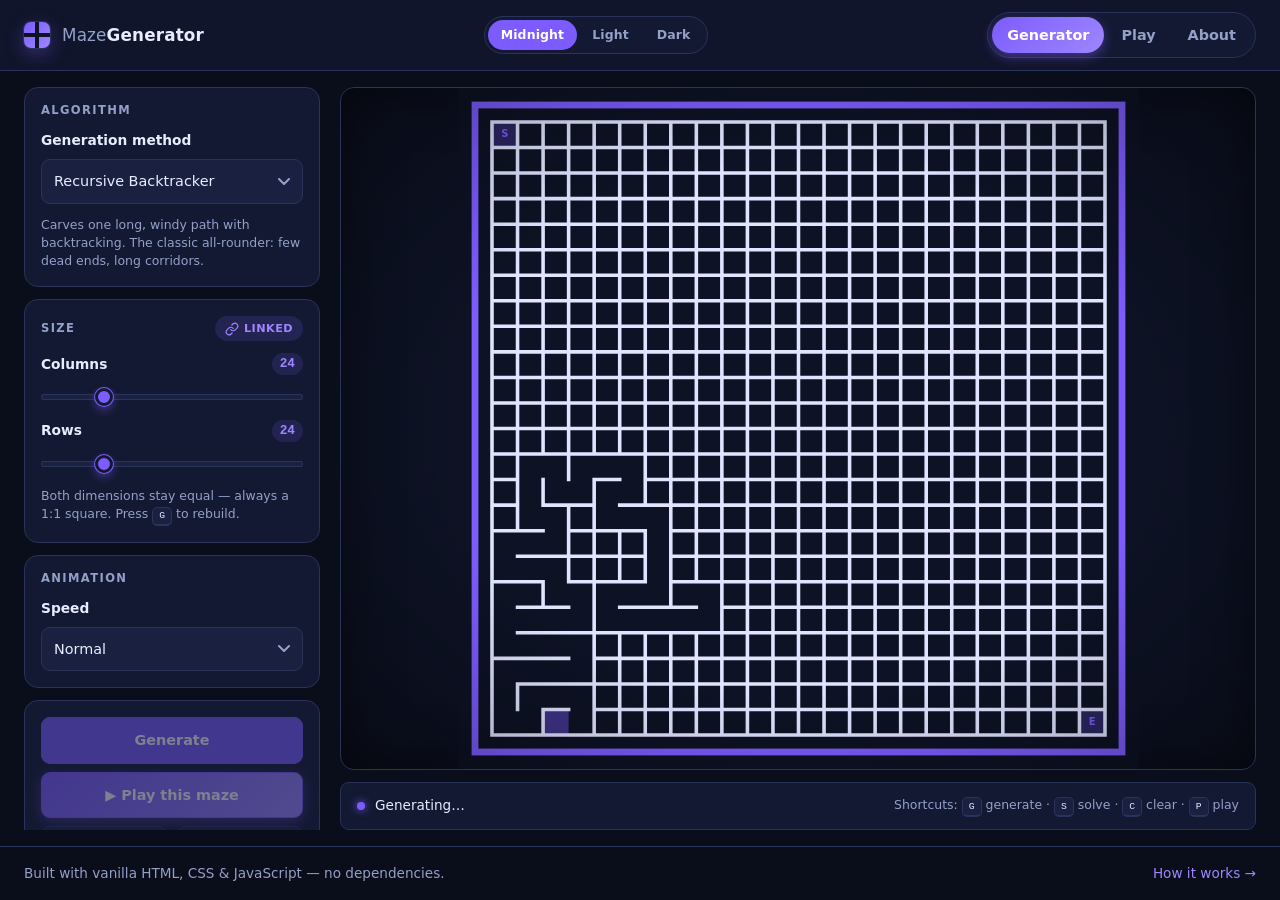
<file: index.html>
<!DOCTYPE html>
<html lang="en">
<head>
  <meta charset="UTF-8">
  <meta name="viewport" content="width=device-width, initial-scale=1.0">
  <title>Maze Generator</title>
  <meta name="description" content="Generate and solve mazes in the browser with four classic algorithms.">
  <link rel="stylesheet" href="css/base.css">
  <!-- colour themes: default palette, alternatives, switcher -->
  <link rel="stylesheet" href="css/themes/midnight.css">
  <link rel="stylesheet" href="css/themes/light.css">
  <link rel="stylesheet" href="css/themes/dark.css">
  <link rel="stylesheet" href="css/themes/switcher.css">
  <link rel="stylesheet" href="css/layout.css">
  <link rel="stylesheet" href="css/nav.css">
  <link rel="stylesheet" href="css/controls.css">
  <link rel="stylesheet" href="css/maze.css">
  <!-- restores the saved colour theme before the first paint -->
  <script src="js/themes/theme.js"></script>
  <script src="js/nav.js"></script>
</head>
<body class="app-page">

  <header class="site-header">
    <a class="brand" href="index.html">
      <span class="brand-mark" aria-hidden="true"></span>
      <span class="brand-text">Maze<strong>Generator</strong></span>
    </a>
    <div class="theme-switch" role="group" aria-label="Colour theme">
      <button type="button" class="theme-btn" data-theme-btn="midnight" aria-pressed="true">Midnight</button>
      <button type="button" class="theme-btn" data-theme-btn="light" aria-pressed="false">Light</button>
      <button type="button" class="theme-btn" data-theme-btn="dark" aria-pressed="false">Dark</button>
    </div>
    <nav class="site-nav" aria-label="Main navigation">
      <span class="nav-indicator" aria-hidden="true"></span>
      <a href="index.html" class="is-active">Generator</a>
      <a href="game/index.html" id="nav-play">Play</a>
      <a href="pages/about.html">About</a>
    </nav>
  </header>

  <main class="app">

    <!-- ============ Control panel ============ -->
    <aside class="panel" aria-label="Maze settings">

      <section class="panel-section">
        <h2 class="panel-title">Algorithm</h2>
        <label class="field">
          <span class="field-label">Generation method</span>
          <select id="algorithm" class="select"></select>
        </label>
        <p id="algorithm-hint" class="field-hint"></p>
      </section>

      <section class="panel-section">
        <div class="section-head">
          <h2 class="panel-title">Size</h2>
          <button id="btn-link-size" class="link-toggle" type="button" aria-pressed="true"
                  title="Linked: width and height stay equal (a square maze)">
            <svg viewBox="0 0 24 24" width="14" height="14" aria-hidden="true" fill="none"
                 stroke="currentColor" stroke-width="2" stroke-linecap="round">
              <path d="M10 13a5 5 0 0 0 7.54.54l3-3a5 5 0 0 0-7.07-7.07l-1.72 1.71"/>
              <path d="M14 11a5 5 0 0 0-7.54-.54l-3 3a5 5 0 0 0 7.07 7.07l1.71-1.71"/>
            </svg>
            <span class="link-toggle-state link-toggle-linked">Linked</span>
            <span class="link-toggle-state link-toggle-free">Free</span>
          </button>
        </div>
        <label class="field">
          <span class="field-label">
            Columns
            <output id="cols-value" for="cols">24</output>
          </span>
          <input type="range" id="cols" class="slider" min="8" max="80" step="2" value="24">
        </label>
        <label class="field">
          <span class="field-label">
            Rows
            <output id="rows-value" for="rows">24</output>
          </span>
          <input type="range" id="rows" class="slider" min="8" max="80" step="2" value="24">
        </label>
        <p id="size-hint" class="field-hint">Both dimensions stay equal &mdash; always a 1:1 square. Press <kbd>G</kbd> to rebuild.</p>
      </section>

      <section class="panel-section">
        <h2 class="panel-title">Animation</h2>
        <label class="field">
          <span class="field-label">Speed</span>
          <select id="speed" class="select"></select>
        </label>
      </section>

      <section class="panel-section panel-actions">
        <button id="btn-generate" class="btn btn-primary" type="button">Generate</button>
        <button id="btn-play" class="btn btn-play" type="button">&#9654; Play this maze</button>
        <div class="btn-row">
          <button id="btn-solve" class="btn" type="button">Solve</button>
          <button id="btn-clear" class="btn" type="button">Clear</button>
        </div>
        <button id="btn-download" class="btn btn-ghost" type="button">Download PNG</button>
      </section>

      <section class="panel-section stats" aria-label="Maze statistics">
        <div class="stat">
          <span class="stat-label">Size</span>
          <span id="stat-size" class="stat-value">&mdash;</span>
        </div>
        <div class="stat">
          <span class="stat-label">Algorithm</span>
          <span id="stat-algorithm" class="stat-value">&mdash;</span>
        </div>
        <div class="stat">
          <span class="stat-label">Built in</span>
          <span id="stat-time" class="stat-value">&mdash;</span>
        </div>
        <div class="stat">
          <span class="stat-label">Path</span>
          <span id="stat-path" class="stat-value">&mdash;</span>
        </div>
      </section>

    </aside>

    <!-- ============ Maze stage ============ -->
    <section class="stage">
      <div class="canvas-wrap">
        <canvas id="maze-canvas" aria-label="Generated maze"></canvas>
      </div>
      <div class="statusbar">
        <span id="status-message" class="status-message" role="status" aria-live="polite">Loading&hellip;</span>
        <span class="status-hint">
          Shortcuts: <kbd>G</kbd> generate &middot; <kbd>S</kbd> solve &middot; <kbd>C</kbd> clear &middot; <kbd>P</kbd> play
        </span>
      </div>
    </section>

  </main>

  <footer class="site-footer">
    <span>Built with vanilla HTML, CSS &amp; JavaScript &mdash; no dependencies.</span>
    <a href="pages/about.html">How it works &rarr;</a>
  </footer>

  <!-- Logic files, one concern per file. Load order matters. -->
  <script src="js/config.js"></script>
  <script src="js/maze.js"></script>
  <script src="js/solver.js"></script>
  <script src="js/renderer.js"></script>
  <script src="js/animation.js"></script>
  <script src="js/controls.js"></script>
  <script src="js/main.js"></script>

</body>
</html>
</file>
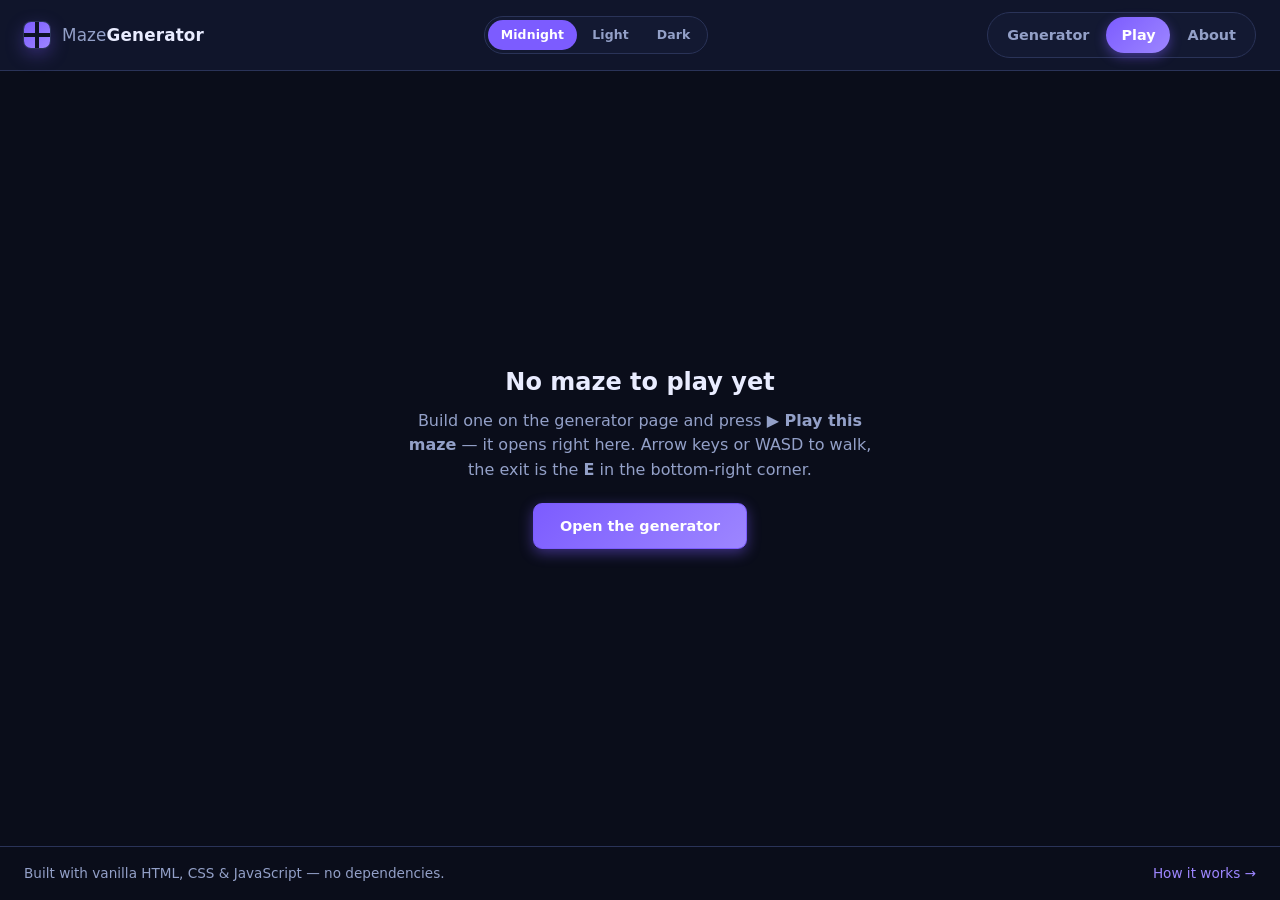
<file: game/index.html>
<!DOCTYPE html>
<html lang="en">
<head>
  <meta charset="UTF-8">
  <meta name="viewport" content="width=device-width, initial-scale=1.0">
  <title>Play — Maze Generator</title>
  <meta name="description" content="Play the generated maze: guide the marker from the entrance in the top-left to the exit in the bottom-right.">
  <link rel="stylesheet" href="../css/base.css">
  <!-- colour themes: default palette, alternatives, switcher -->
  <link rel="stylesheet" href="../css/themes/midnight.css">
  <link rel="stylesheet" href="../css/themes/light.css">
  <link rel="stylesheet" href="../css/themes/dark.css">
  <link rel="stylesheet" href="../css/themes/switcher.css">
  <link rel="stylesheet" href="../css/layout.css">
  <link rel="stylesheet" href="../css/nav.css">
  <link rel="stylesheet" href="../css/controls.css">
  <link rel="stylesheet" href="../css/maze.css">
  <link rel="stylesheet" href="game.css">
  <!-- restores the saved colour theme before the first paint -->
  <script src="../js/themes/theme.js"></script>
  <script src="../js/nav.js"></script>
</head>
<body class="app-page game-page">

  <header class="site-header">
    <a class="brand" href="../index.html">
      <span class="brand-mark" aria-hidden="true"></span>
      <span class="brand-text">Maze<strong>Generator</strong></span>
    </a>
    <div class="theme-switch" role="group" aria-label="Colour theme">
      <button type="button" class="theme-btn" data-theme-btn="midnight" aria-pressed="true">Midnight</button>
      <button type="button" class="theme-btn" data-theme-btn="light" aria-pressed="false">Light</button>
      <button type="button" class="theme-btn" data-theme-btn="dark" aria-pressed="false">Dark</button>
    </div>
    <nav class="site-nav" aria-label="Main navigation">
      <span class="nav-indicator" aria-hidden="true"></span>
      <a href="../index.html">Generator</a>
      <a href="index.html" class="is-active">Play</a>
      <a href="../pages/about.html">About</a>
    </nav>
  </header>

  <main class="app">

    <!-- ============ Empty state: opened without a handed-over maze ============ -->
    <section class="game-empty" id="game-empty">
      <h1>No maze to play yet</h1>
      <p>
        Build one on the generator page and press <strong>&#9654; Play this maze</strong>
        &mdash; it opens right here. Arrow keys or WASD to walk, the exit is the
        <strong>E</strong> in the bottom-right corner.
      </p>
      <a class="btn btn-play btn-link" href="../index.html">Open the generator</a>
    </section>

    <!-- ============ Game panel ============ -->
    <aside class="panel" aria-label="Game controls">

      <section class="panel-section">
        <h2 class="panel-title">This maze</h2>
        <div class="stats" aria-label="Game statistics">
          <div class="stat">
            <span class="stat-label">Size</span>
            <span id="game-size" class="stat-value">&mdash;</span>
          </div>
          <div class="stat">
            <span class="stat-label">Algorithm</span>
            <span id="game-algorithm" class="stat-value">&mdash;</span>
          </div>
          <div class="stat">
            <span class="stat-label">Moves</span>
            <span id="game-moves" class="stat-value">0</span>
          </div>
          <div class="stat">
            <span class="stat-label">Time</span>
            <span id="game-time" class="stat-value">0:00</span>
          </div>
        </div>
      </section>

      <section class="panel-section">
        <h2 class="panel-title">Move</h2>
        <div class="dpad" role="group" aria-label="Move one cell">
          <button class="dpad-btn dpad-up" type="button" data-move="0,-1" aria-label="Move up">&#9650;</button>
          <button class="dpad-btn dpad-left" type="button" data-move="-1,0" aria-label="Move left">&#9664;</button>
          <button class="dpad-btn dpad-right" type="button" data-move="1,0" aria-label="Move right">&#9654;</button>
          <button class="dpad-btn dpad-down" type="button" data-move="0,1" aria-label="Move down">&#9660;</button>
        </div>
        <p class="field-hint">
          Arrow keys or <kbd>W</kbd><kbd>A</kbd><kbd>S</kbd><kbd>D</kbd> work too &mdash;
          start at the <strong>S</strong> (top-left) and reach the <strong>E</strong> (bottom-right).
        </p>
      </section>

      <section class="panel-section panel-actions">
        <button id="btn-restart" class="btn btn-primary" type="button">Restart</button>
        <a class="btn btn-ghost btn-link" href="../index.html">Back to generator</a>
      </section>

    </aside>

    <!-- ============ Play stage ============ -->
    <section class="stage">
      <div class="canvas-wrap" id="play-stage">
        <div class="canvas-stack" id="canvas-stack">
          <canvas id="maze-canvas" aria-label="Maze being played"></canvas>
          <canvas id="player-canvas" aria-hidden="true"></canvas>
        </div>
        <div class="win-banner" id="win-banner" hidden>
          <strong>Maze solved!</strong>
          <span id="win-detail">0:00 &middot; 0 moves</span>
          <button id="btn-again" class="btn btn-play" type="button">Play again</button>
        </div>
      </div>
      <div class="statusbar">
        <span id="game-status" class="status-message" role="status" aria-live="polite">Loading&hellip;</span>
        <span class="status-hint">
          Move: arrows / WASD &middot; <kbd>R</kbd> restarts
        </span>
      </div>
    </section>

  </main>

  <footer class="site-footer">
    <span>Built with vanilla HTML, CSS &amp; JavaScript &mdash; no dependencies.</span>
    <a href="../pages/about.html">How it works &rarr;</a>
  </footer>

  <!-- Shared model + renderer, then the game's own logic files. -->
  <script src="../js/config.js"></script>
  <script src="../js/maze.js"></script>
  <script src="../js/renderer.js"></script>
  <script src="session.js"></script>
  <script src="engine.js"></script>
  <script src="game-renderer.js"></script>
  <script src="main.js"></script>

</body>
</html>
</file>
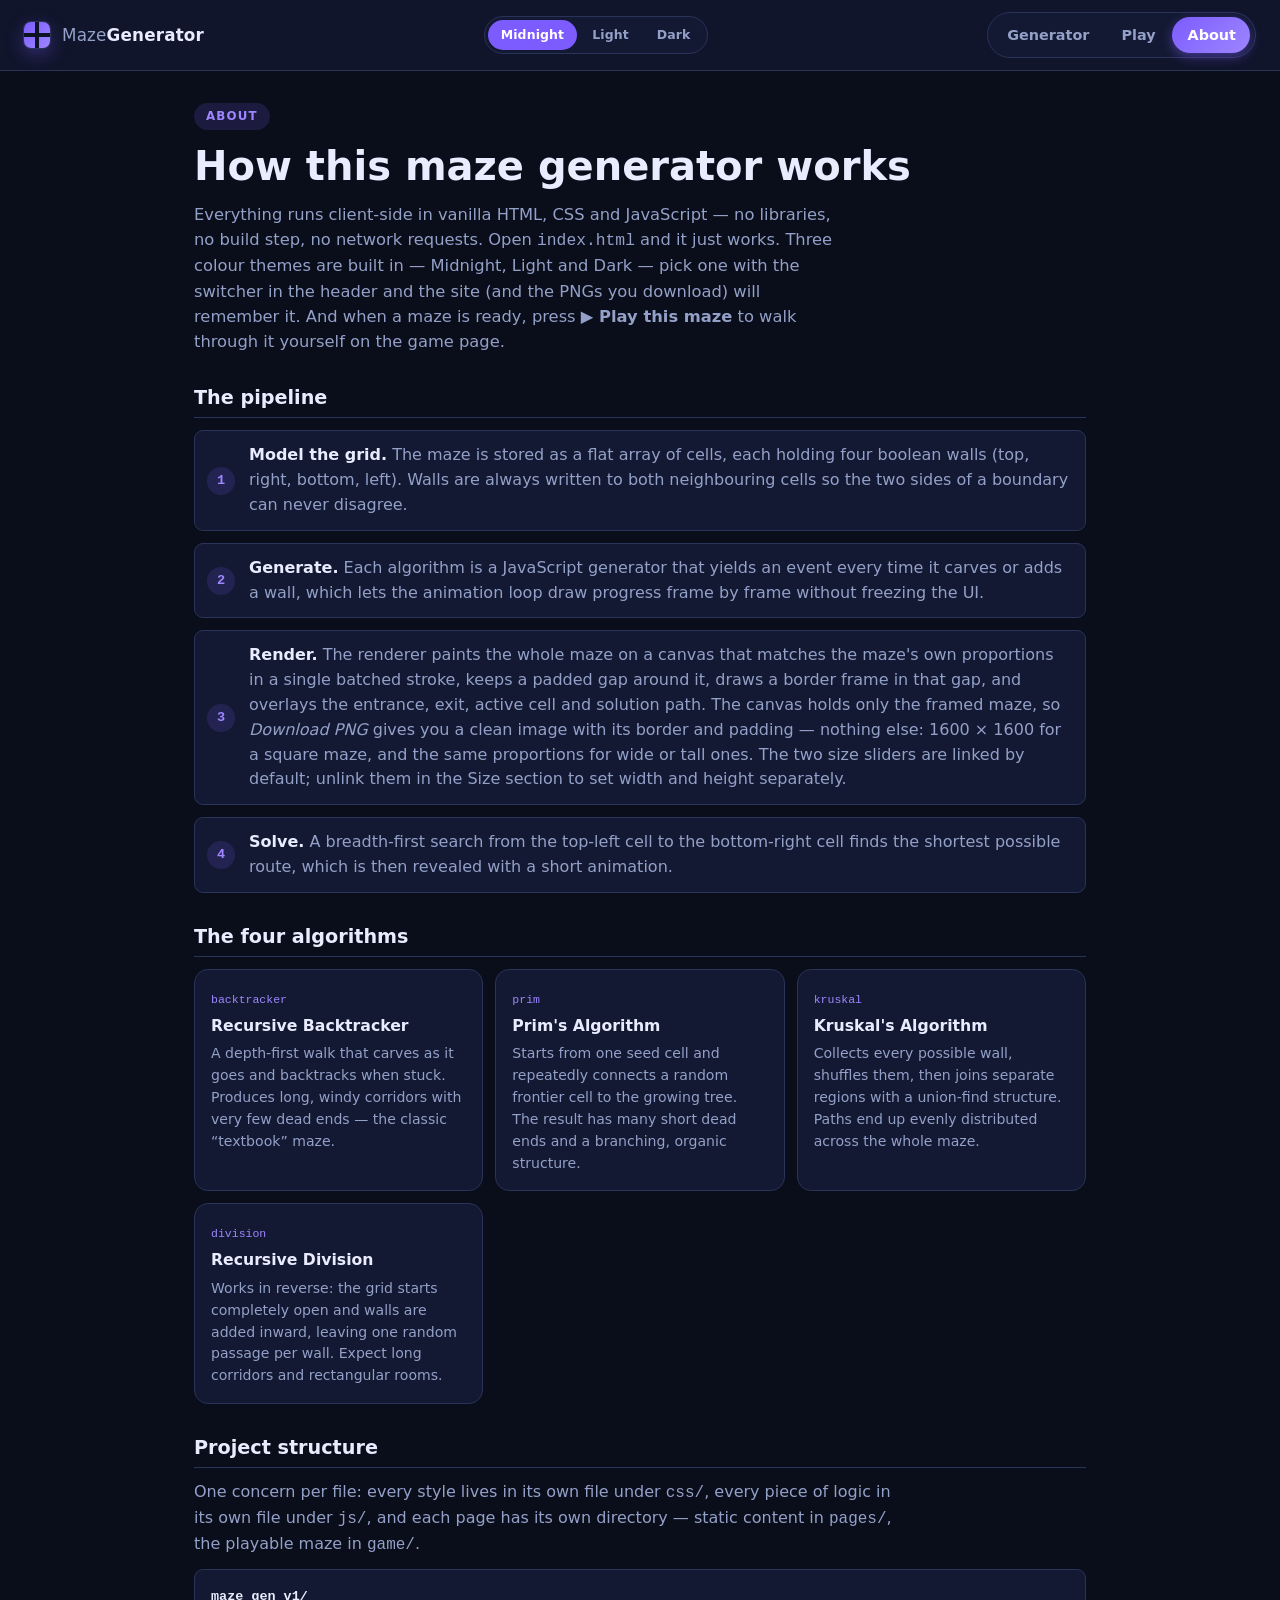
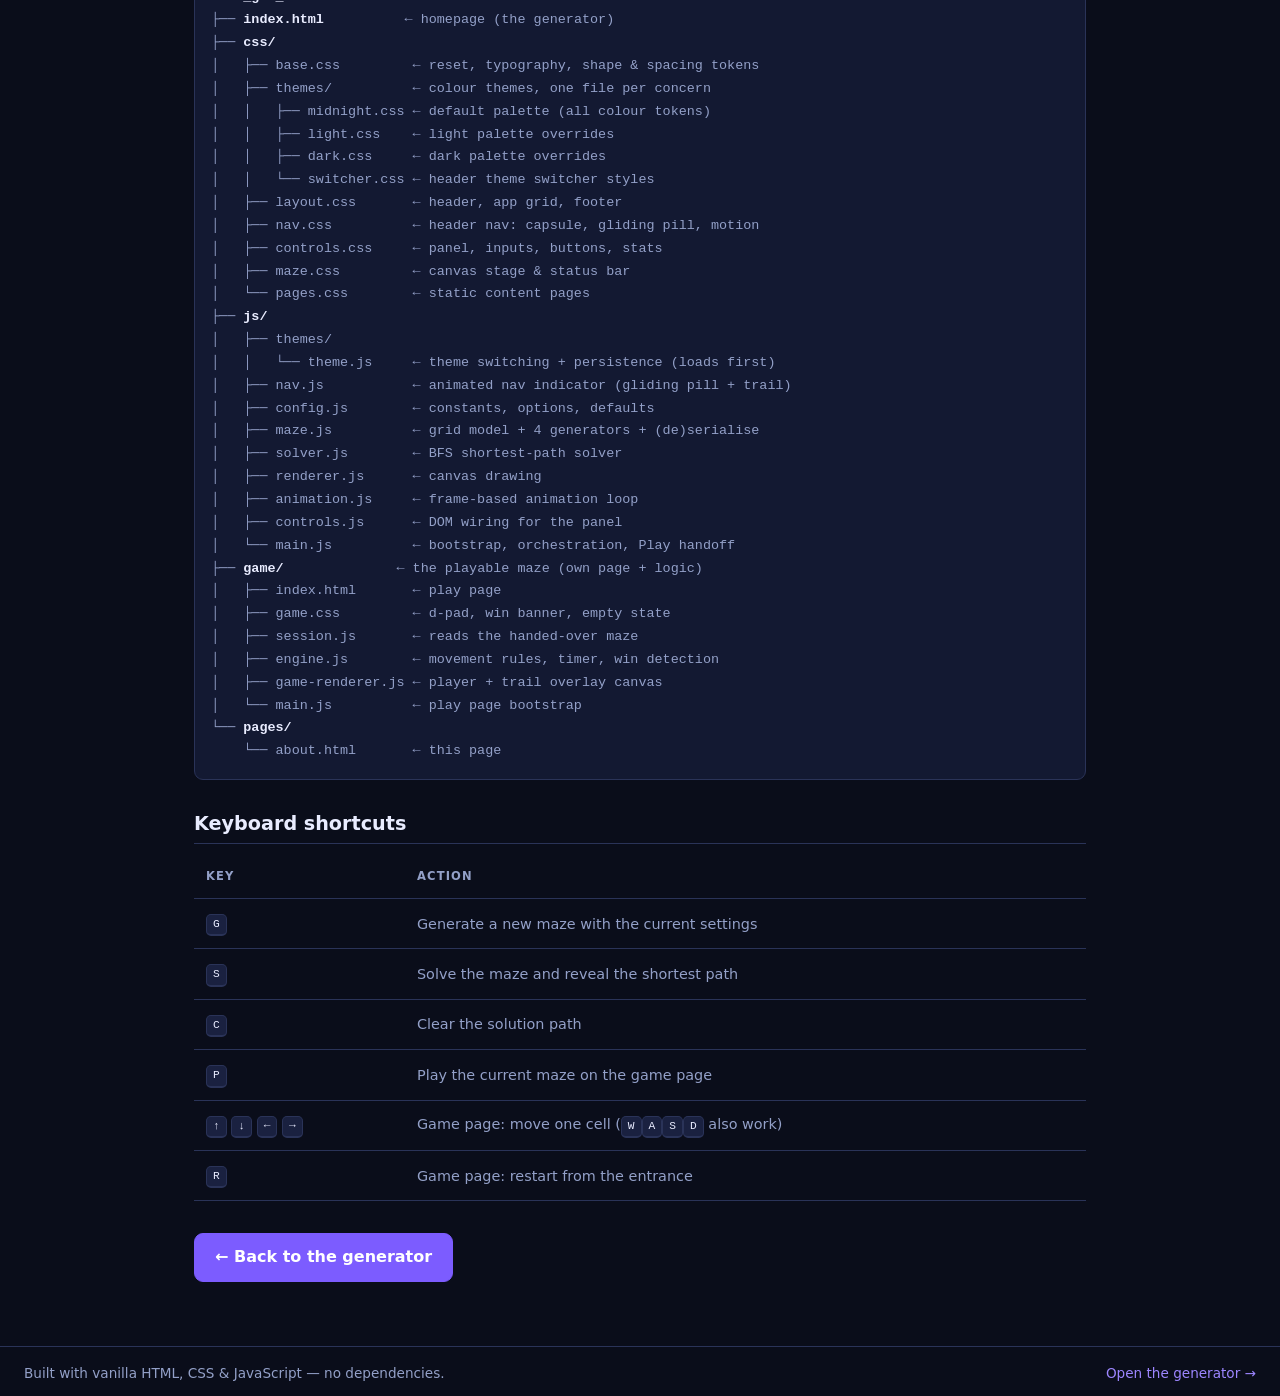
<file: pages/about.html>
<!DOCTYPE html>
<html lang="en">
<head>
  <meta charset="UTF-8">
  <meta name="viewport" content="width=device-width, initial-scale=1.0">
  <title>About — Maze Generator</title>
  <meta name="description" content="How the maze generator works: the four algorithms, the code structure and the keyboard shortcuts.">
  <link rel="stylesheet" href="../css/base.css">
  <!-- colour themes: default palette, alternatives, switcher -->
  <link rel="stylesheet" href="../css/themes/midnight.css">
  <link rel="stylesheet" href="../css/themes/light.css">
  <link rel="stylesheet" href="../css/themes/dark.css">
  <link rel="stylesheet" href="../css/themes/switcher.css">
  <link rel="stylesheet" href="../css/layout.css">
  <link rel="stylesheet" href="../css/nav.css">
  <link rel="stylesheet" href="../css/pages.css">
  <!-- restores the saved colour theme before the first paint -->
  <script src="../js/themes/theme.js"></script>
  <script src="../js/nav.js"></script>
</head>
<body>

  <header class="site-header">
    <a class="brand" href="../index.html">
      <span class="brand-mark" aria-hidden="true"></span>
      <span class="brand-text">Maze<strong>Generator</strong></span>
    </a>
    <div class="theme-switch" role="group" aria-label="Colour theme">
      <button type="button" class="theme-btn" data-theme-btn="midnight" aria-pressed="true">Midnight</button>
      <button type="button" class="theme-btn" data-theme-btn="light" aria-pressed="false">Light</button>
      <button type="button" class="theme-btn" data-theme-btn="dark" aria-pressed="false">Dark</button>
    </div>
    <nav class="site-nav" aria-label="Main navigation">
      <span class="nav-indicator" aria-hidden="true"></span>
      <a href="../index.html">Generator</a>
      <a href="../game/index.html">Play</a>
      <a href="about.html" class="is-active">About</a>
    </nav>
  </header>

  <main class="page">

    <div class="page-hero">
      <span class="page-eyebrow">About</span>
      <h1>How this maze generator works</h1>
      <p>
        Everything runs client-side in vanilla HTML, CSS and JavaScript — no
        libraries, no build step, no network requests. Open <code>index.html</code>
        and it just works. Three colour themes are built in — Midnight, Light
        and Dark — pick one with the switcher in the header and the site (and
        the PNGs you download) will remember it. And when a maze is ready,
        press <strong>&#9654; Play this maze</strong> to walk through it
        yourself on the game page.
      </p>
    </div>

    <section class="page-section">
      <h2>The pipeline</h2>
      <ol class="steps">
        <li>
          <strong>Model the grid.</strong> The maze is stored as a flat array of
          cells, each holding four boolean walls (top, right, bottom, left).
          Walls are always written to both neighbouring cells so the two sides
          of a boundary can never disagree.
        </li>
        <li>
          <strong>Generate.</strong> Each algorithm is a JavaScript generator
          that yields an event every time it carves or adds a wall, which lets
          the animation loop draw progress frame by frame without freezing the UI.
        </li>
        <li>
          <strong>Render.</strong> The renderer paints the whole maze on a
          canvas that matches the maze's own proportions in a single batched
          stroke, keeps a padded gap around it, draws a border frame in that
          gap, and overlays the entrance, exit, active cell and solution
          path. The canvas holds only the framed maze, so <em>Download PNG</em>
          gives you a clean image with its border and padding — nothing else:
          1600 &times; 1600 for a square maze, and the same proportions for
          wide or tall ones. The two size sliders are linked by default;
          unlink them in the Size section to set width and height separately.
        </li>
        <li>
          <strong>Solve.</strong> A breadth-first search from the top-left cell
          to the bottom-right cell finds the shortest possible route, which is
          then revealed with a short animation.
        </li>
      </ol>
    </section>

    <section class="page-section">
      <h2>The four algorithms</h2>
      <div class="card-grid">
        <article class="card">
          <span class="card-tag">backtracker</span>
          <h3>Recursive Backtracker</h3>
          <p>
            A depth-first walk that carves as it goes and backtracks when stuck.
            Produces long, windy corridors with very few dead ends — the classic
            “textbook” maze.
          </p>
        </article>
        <article class="card">
          <span class="card-tag">prim</span>
          <h3>Prim's Algorithm</h3>
          <p>
            Starts from one seed cell and repeatedly connects a random frontier
            cell to the growing tree. The result has many short dead ends and a
            branching, organic structure.
          </p>
        </article>
        <article class="card">
          <span class="card-tag">kruskal</span>
          <h3>Kruskal's Algorithm</h3>
          <p>
            Collects every possible wall, shuffles them, then joins separate
            regions with a union-find structure. Paths end up evenly distributed
            across the whole maze.
          </p>
        </article>
        <article class="card">
          <span class="card-tag">division</span>
          <h3>Recursive Division</h3>
          <p>
            Works in reverse: the grid starts completely open and walls are
            added inward, leaving one random passage per wall. Expect long
            corridors and rectangular rooms.
          </p>
        </article>
      </div>
    </section>

    <section class="page-section">
      <h2>Project structure</h2>
      <p>
        One concern per file: every style lives in its own file under
        <code>css/</code>, every piece of logic in its own file under
        <code>js/</code>, and each page has its own directory &mdash;
        static content in <code>pages/</code>, the playable maze in
        <code>game/</code>.
      </p>
      <pre class="tree"><b>maze_gen_v1/</b>
├── <b>index.html</b>          ← homepage (the generator)
├── <b>css/</b>
│   ├── base.css         ← reset, typography, shape &amp; spacing tokens
│   ├── themes/          ← colour themes, one file per concern
│   │   ├── midnight.css ← default palette (all colour tokens)
│   │   ├── light.css    ← light palette overrides
│   │   ├── dark.css     ← dark palette overrides
│   │   └── switcher.css ← header theme switcher styles
│   ├── layout.css       ← header, app grid, footer
│   ├── nav.css          ← header nav: capsule, gliding pill, motion
│   ├── controls.css     ← panel, inputs, buttons, stats
│   ├── maze.css         ← canvas stage &amp; status bar
│   └── pages.css        ← static content pages
├── <b>js/</b>
│   ├── themes/
│   │   └── theme.js     ← theme switching + persistence (loads first)
│   ├── nav.js           ← animated nav indicator (gliding pill + trail)
│   ├── config.js        ← constants, options, defaults
│   ├── maze.js          ← grid model + 4 generators + (de)serialise
│   ├── solver.js        ← BFS shortest-path solver
│   ├── renderer.js      ← canvas drawing
│   ├── animation.js     ← frame-based animation loop
│   ├── controls.js      ← DOM wiring for the panel
│   └── main.js          ← bootstrap, orchestration, Play handoff
├── <b>game/</b>              ← the playable maze (own page + logic)
│   ├── index.html       ← play page
│   ├── game.css         ← d-pad, win banner, empty state
│   ├── session.js       ← reads the handed-over maze
│   ├── engine.js        ← movement rules, timer, win detection
│   ├── game-renderer.js ← player + trail overlay canvas
│   └── main.js          ← play page bootstrap
└── <b>pages/</b>
    └── about.html       ← this page</pre>
    </section>

    <section class="page-section">
      <h2>Keyboard shortcuts</h2>
      <table class="shortcut-table">
        <thead>
          <tr><th>Key</th><th>Action</th></tr>
        </thead>
        <tbody>
          <tr><td><kbd>G</kbd></td><td>Generate a new maze with the current settings</td></tr>
          <tr><td><kbd>S</kbd></td><td>Solve the maze and reveal the shortest path</td></tr>
          <tr><td><kbd>C</kbd></td><td>Clear the solution path</td></tr>
          <tr><td><kbd>P</kbd></td><td>Play the current maze on the game page</td></tr>
          <tr>
            <td><kbd>&uarr;</kbd> <kbd>&darr;</kbd> <kbd>&larr;</kbd> <kbd>&rarr;</kbd></td>
            <td>Game page: move one cell (<kbd>W</kbd><kbd>A</kbd><kbd>S</kbd><kbd>D</kbd> also work)</td>
          </tr>
          <tr><td><kbd>R</kbd></td><td>Game page: restart from the entrance</td></tr>
        </tbody>
      </table>
    </section>

    <section class="page-section">
      <a class="btn-inline" href="../index.html">&larr; Back to the generator</a>
    </section>

  </main>

  <footer class="site-footer">
    <span>Built with vanilla HTML, CSS &amp; JavaScript &mdash; no dependencies.</span>
    <a href="../index.html">Open the generator &rarr;</a>
  </footer>

</body>
</html>
</file>
<file: css/base.css>
/* =========================================================
   base.css — design tokens, reset, global typography

   Non-colour tokens only (shape, spacing, fonts). Every colour
   lives in css/themes/: midnight.css holds the default palette
   applied to :root, light.css and dark.css override it via
   <html data-theme="...">, and switcher.css styles the control
   that picks between them.
   ========================================================= */

:root {
  /* shape & spacing */
  --radius: 14px;
  --radius-sm: 9px;
  --space-1: 4px;
  --space-2: 8px;
  --space-3: 12px;
  --space-4: 16px;
  --space-5: 24px;
  --space-6: 32px;

  /* fonts */
  --font-sans: "Segoe UI", system-ui, -apple-system, "Helvetica Neue", Arial, sans-serif;
  --font-mono: "Cascadia Code", "SF Mono", "JetBrains Mono", Consolas, "Courier New", monospace;
}

/* ---------- reset ---------- */

*,
*::before,
*::after {
  box-sizing: border-box;
}

* {
  margin: 0;
}

html {
  height: 100%;
}

body {
  font-family: var(--font-sans);
  font-size: 16px;
  line-height: 1.55;
  color: var(--text);
  background: var(--bg);
  -webkit-font-smoothing: antialiased;
}

img,
canvas,
svg {
  display: block;
  max-width: 100%;
}

button,
input,
select,
textarea {
  font: inherit;
  color: inherit;
}

a {
  color: var(--accent-strong);
  text-decoration: none;
}

a:hover {
  text-decoration: underline;
}

h1,
h2,
h3,
h4 {
  line-height: 1.2;
  font-weight: 700;
}

/* ---------- shared bits ---------- */

kbd {
  display: inline-block;
  min-width: 1.5em;
  padding: 1px 6px;
  border: 1px solid var(--border);
  border-bottom-width: 2px;
  border-radius: 5px;
  background: var(--surface-2);
  font-family: var(--font-mono);
  font-size: 0.78em;
  text-align: center;
  color: var(--text);
}

::selection {
  background: var(--accent-soft);
}

:focus-visible {
  outline: 2px solid var(--accent);
  outline-offset: 2px;
}

/* thin, subtle scrollbars */
* {
  scrollbar-width: thin;
  scrollbar-color: var(--border) transparent;
}

*::-webkit-scrollbar {
  width: 10px;
  height: 10px;
}

*::-webkit-scrollbar-thumb {
  background: var(--border);
  border-radius: 999px;
  border: 3px solid var(--bg);
}

*::-webkit-scrollbar-track {
  background: transparent;
}
</file>
<file: css/themes/midnight.css>
/* =========================================================
   themes/midnight.css — the default colour theme ("Midnight").

   Pure colour tokens only: surfaces, text, accents, the palette
   js/renderer.js paints the canvas with, and the theme-dependent
   effects. Applied to :root, so it is the active theme until
   <html data-theme="..."> selects another one (light.css,
   dark.css). Every component reads these through var(), which
   is why no other stylesheet hard-codes a colour.
   ========================================================= */

:root {
  color-scheme: dark;

  /* surfaces */
  --bg: #0a0d1a;
  --surface: #131932;
  --surface-2: #1a2140;
  --border: #2a3358;

  /* text */
  --text: #e9ecff;
  --text-dim: #93a0c8;

  /* accents */
  --accent: #7c5cff;
  --accent-strong: #9d86ff;
  --accent-soft: rgba(124, 92, 255, 0.16);
  --on-accent: #ffffff;
  --success: #4ade80;
  --danger: #f87171;

  /* theme-dependent effects */
  --header-bg: rgba(19, 25, 50, 0.75);
  --brand-glow: rgba(124, 92, 255, 0.35);
  --glow: rgba(124, 92, 255, 0.45);
  --stage-vignette: inset 0 0 60px rgba(0, 0, 0, 0.45);
  --page-vignette: radial-gradient(ellipse at center, transparent 55%, rgba(0, 0, 0, 0.35) 100%);

  /* colours read by js/renderer.js when drawing the canvas */
  --maze-bg: #0d1224;
  --maze-wall: #dfe4ff;
  --maze-accent: #7c5cff;
  --maze-path: #4ade80;
}
</file>
<file: css/themes/light.css>
/* =========================================================
   themes/light.css — the "Light" colour theme.

   Overrides the midnight.css tokens when <html data-theme="light">
   is set (by js/themes/theme.js). A deliberately *dimmed* light
   theme: no pure white anywhere. The page sits on a grey-blue,
   cards on a soft off-white, and the maze board is a muted
   paper tone, so the screen never glares.
   ========================================================= */

html[data-theme='light'] {
  color-scheme: light;

  --bg: #dcdfea;
  --surface: #ffefef;
  --surface-2: #dfe3ee;
  --border: #727272;

  --text: #1b2035;
  --text-dim: #4f5775;

  --accent: #5b3ce8;
  --accent-strong: #4f31d8;
  --accent-soft: rgba(91, 60, 232, 0.14);
  --on-accent: #ffffff;
  --success: #148a43;
  --danger: #cf2525;

  --header-bg: rgba(233, 236, 244, 0.92);
  --brand-glow: rgba(91, 60, 232, 0.3);
  --glow: rgba(91, 60, 232, 0.35);
  --stage-vignette: inset 0 0 60px rgba(29, 36, 66, 0.18);
  --page-vignette: radial-gradient(ellipse at center, transparent 58%, rgba(29, 36, 66, 0.16) 100%);

  /* the maze on a muted paper board with deep ink walls */
  --maze-bg: #eef0f6;
  --maze-wall: #232a4a;
  --maze-accent: #5b3ce8;
  --maze-path: #148a43;
}
</file>
<file: css/themes/dark.css>
/* =========================================================
   themes/dark.css — the "Dark" colour theme.

   Overrides the midnight.css tokens when <html data-theme="dark">
   is set (by js/themes/theme.js). A neutral near-black variant
   with a cyan accent, distinct from the blue-purple Midnight.
   ========================================================= */

html[data-theme='dark'] {
  color-scheme: dark;

  --bg: #0a0a0c;
  --surface: #141417;
  --surface-2: #1c1c21;
  --border: #2c2c33;

  --text: #f0f0f3;
  --text-dim: #a0a0ad;

  --accent: #22d3ee;
  --accent-strong: #67e8f9;
  --accent-soft: rgba(34, 211, 238, 0.14);
  --on-accent: #06242b;
  --success: #4ade80;
  --danger: #f87171;

  --header-bg: rgba(20, 20, 23, 0.82);
  --brand-glow: rgba(34, 211, 238, 0.3);
  --glow: rgba(34, 211, 238, 0.4);
  --stage-vignette: inset 0 0 60px rgba(0, 0, 0, 0.55);
  --page-vignette: radial-gradient(ellipse at center, transparent 55%, rgba(0, 0, 0, 0.4) 100%);

  /* near-black board with bright walls and a cyan frame */
  --maze-bg: #08080a;
  --maze-wall: #f2f4f8;
  --maze-accent: #22d3ee;
  --maze-path: #4ade80;
}
</file>
<file: css/themes/switcher.css>
/* =========================================================
   themes/switcher.css — the theme switcher component.

   The segmented control in the header of every page. The
   buttons carry data-theme-btn="..." and are wired up by
   js/themes/theme.js, which also keeps aria-pressed in sync.
   ========================================================= */

.theme-switch {
  display: flex;
  gap: 2px;
  padding: 3px;
  border: 1px solid var(--border);
  border-radius: 999px;
  background: var(--surface);
}

.theme-btn {
  appearance: none;
  border: 0;
  border-radius: 999px;
  padding: 5px 13px;
  background: transparent;
  color: var(--text-dim);
  font-size: 0.78rem;
  font-weight: 600;
  letter-spacing: 0.01em;
  cursor: pointer;
  transition:
    background 0.15s ease,
    color 0.15s ease,
    transform 0.28s cubic-bezier(0.34, 1.7, 0.5, 1);
}

.theme-btn:hover {
  color: var(--text);
  transform: translateY(-1px);
}

.theme-btn:active {
  transform: scale(0.92);
}

.theme-btn[aria-pressed='true'] {
  background: var(--accent);
  color: var(--on-accent);
  animation: theme-pop 0.35s cubic-bezier(0.34, 1.56, 0.64, 1);
}

/* the pressed button pops into place when it becomes pressed */
@keyframes theme-pop {
  from { transform: scale(0.85); }
  60% { transform: scale(1.08); }
  to { transform: none; }
}

@media (prefers-reduced-motion: reduce) {
  .theme-btn {
    animation: none !important;
    transition: none !important;
  }
}

/* ---------- responsive ---------- */

@media (max-width: 900px) {
  .theme-switch {
    order: 3;
    flex-basis: 100%;
    justify-content: center;
    margin-top: var(--space-1);
  }
}
</file>
<file: css/layout.css>
/* =========================================================
   layout.css — page shell: header, main grid, stage, footer
   ========================================================= */

body {
  display: flex;
  flex-direction: column;
  min-height: 100vh;
}

/* ---------- header ---------- */

.site-header {
  flex: none;
  display: flex;
  align-items: center;
  justify-content: space-between;
  flex-wrap: wrap;
  row-gap: var(--space-2);
  gap: var(--space-4);
  padding: var(--space-3) var(--space-5);
  border-bottom: 1px solid var(--border);
  background: var(--header-bg);
  backdrop-filter: blur(8px);
  position: sticky;
  top: 0;
  z-index: 10;
}

.brand {
  display: inline-flex;
  align-items: center;
  gap: var(--space-3);
  color: var(--text);
}

.brand:hover {
  text-decoration: none;
}

.brand-mark {
  width: 26px;
  height: 26px;
  border-radius: 7px;
  background:
    linear-gradient(90deg, transparent 42%, var(--maze-bg) 42% 58%, transparent 58%),
    linear-gradient(0deg, transparent 42%, var(--maze-bg) 42% 58%, transparent 58%),
    linear-gradient(135deg, var(--accent), var(--accent-strong));
  box-shadow: 0 0 0 1px var(--border), 0 6px 18px var(--brand-glow);
}

.brand-text {
  font-size: 1.05rem;
  letter-spacing: 0.01em;
  color: var(--text-dim);
}

.brand-text strong {
  color: var(--text);
  font-weight: 700;
}

/* Navigation -------------------------------------------------
   Owned by css/nav.css: the capsule, the gliding pill indicator
   and all interactive motion live there. */

/* ---------- app grid ---------- */

.app {
  flex: 1 1 auto;
  display: grid;
  grid-template-columns: 300px minmax(0, 1fr);
  gap: var(--space-4);
  width: 100%;
  max-width: 1440px;
  margin: 0 auto;
  padding: var(--space-4) var(--space-5);
  min-height: 0;
}

/* ---------- stage column ---------- */

.stage {
  display: flex;
  flex-direction: column;
  gap: var(--space-3);
  min-width: 0;
  min-height: 0;
}

/* ---------- footer ---------- */

.site-footer {
  flex: none;
  display: flex;
  flex-wrap: wrap;
  align-items: center;
  justify-content: space-between;
  gap: var(--space-3);
  padding: var(--space-4) var(--space-5);
  border-top: 1px solid var(--border);
  color: var(--text-dim);
  font-size: 0.85rem;
}

/* ---------- responsive ---------- */

/* On desktop the generator page fits the viewport: the panel scrolls
   internally instead of pushing the status bar and stats off-screen.
   Scoped to the app page so content pages still scroll normally. */
@media (min-width: 901px) {
  body.app-page {
    height: 100vh;
    overflow: hidden;
  }

  body.app-page .app {
    grid-template-rows: minmax(0, 1fr);
  }

  body.app-page .panel {
    min-height: 0;
    overflow-y: auto;
    padding-right: var(--space-1);
  }
}

@media (max-width: 900px) {
  .app {
    grid-template-columns: minmax(0, 1fr);
    padding: var(--space-4);
  }

  .site-header {
    padding: var(--space-3) var(--space-4);
  }

  .site-footer {
    padding: var(--space-4);
    justify-content: center;
    text-align: center;
  }
}
</file>
<file: css/nav.css>
/* =========================================================
   nav.css — the header navigation, redesigned to play.

   The links sit in a capsule. A pill indicator glides between
   them — js/nav.js positions it over the active link and follows
   hover/focus, dropping a few fading dots behind it like the
   player trail on the game page. The links pop in one after
   another on load, jump when hovered and squash when pressed.

   This file owns all interactive header styling; layout.css
   keeps the header's static shell.
   ========================================================= */

/* ---------- capsule ---------- */

.site-nav {
  position: relative;
  display: flex;
  align-items: center;
  gap: 2px;
  padding: 4px;
  border: 1px solid var(--border);
  border-radius: 999px;
  background: var(--surface);
}

/* ---------- the gliding pill ---------- */

.nav-indicator {
  position: absolute;
  top: 4px;
  bottom: 4px;
  left: 0;
  width: 0;
  border-radius: 999px;
  background: linear-gradient(135deg, var(--accent), var(--accent-strong));
  box-shadow: 0 4px 12px var(--glow);
  opacity: 0;
  pointer-events: none;
  z-index: 0;
  transition:
    transform 0.5s cubic-bezier(0.34, 1.5, 0.5, 1),
    width 0.32s cubic-bezier(0.34, 1.5, 0.5, 1),
    opacity 0.3s ease;
}

.nav-indicator.is-ready {
  opacity: 1;
}

/* ---------- links ---------- */

.site-nav a {
  position: relative;
  z-index: 1;
  padding: 7px 15px;
  border-radius: 999px;
  font-size: 0.9rem;
  font-weight: 600;
  color: var(--text-dim);
  text-decoration: none;
  animation: nav-pop-in 0.5s cubic-bezier(0.34, 1.56, 0.64, 1) backwards;
  transition:
    color 0.2s ease,
    transform 0.28s cubic-bezier(0.34, 1.7, 0.5, 1);
}

/* staggered entrance: one bounce after another */
.site-nav a:nth-of-type(1) { animation-delay: 0.05s; }
.site-nav a:nth-of-type(2) { animation-delay: 0.13s; }
.site-nav a:nth-of-type(3) { animation-delay: 0.21s; }

@keyframes nav-pop-in {
  from {
    opacity: 0;
    transform: translateY(-10px) scale(0.85);
  }
  60% {
    opacity: 1;
    transform: translateY(2px) scale(1.04);
  }
  to {
    opacity: 1;
    transform: none;
  }
}

/* the pill's link reads as filled — but only once the pill has
   actually arrived: js/nav.js flips .is-on when the glide ends, so
   the text never turns on-accent while it still sits on the plain
   capsule surface (that would flash white text on a light theme) */
.site-nav a.is-on {
  color: var(--on-accent);
}

.site-nav a:hover,
.site-nav a:focus-visible {
  transform: translateY(-2px);
}

.site-nav a:active {
  transform: translateY(0) scale(0.92);
}

/* ---------- trail dots ---------- */

.nav-trail-dot {
  position: absolute;
  top: 50%;
  left: 0;
  width: 7px;
  height: 7px;
  margin: -3.5px 0 0 -3.5px;
  border-radius: 50%;
  background: var(--accent);
  opacity: 0;
  pointer-events: none;
  z-index: 0;
  animation: nav-trail 0.65s ease-out forwards;
}

@keyframes nav-trail {
  0% {
    opacity: 0;
    transform: scale(0.4);
  }
  25% {
    opacity: 0.9;
    transform: scale(1);
  }
  100% {
    opacity: 0;
    transform: scale(0.15) translateY(7px);
  }
}

/* ---------- brand: a playful spin on hover ---------- */

.brand-mark {
  transition: transform 0.3s cubic-bezier(0.34, 1.7, 0.5, 1);
}

.brand:hover .brand-mark {
  animation: brand-spin 0.6s cubic-bezier(0.34, 1.45, 0.5, 1);
}

@keyframes brand-spin {
  50% {
    transform: rotate(180deg) scale(1.15);
  }
  100% {
    transform: rotate(360deg);
  }
}

/* ---------- reduced motion: keep the layout, drop the play ---------- */

@media (prefers-reduced-motion: reduce) {
  .site-nav a,
  .nav-indicator,
  .nav-trail-dot,
  .brand-mark,
  .brand:hover .brand-mark {
    animation: none !important;
    transition: none !important;
  }
}

/* ---------- responsive ---------- */

@media (max-width: 520px) {
  .site-nav {
    padding: 3px;
  }

  .site-nav a {
    padding: 6px 10px;
    font-size: 0.82rem;
  }
}
</file>
<file: css/controls.css>
/* =========================================================
   controls.css — control panel, form fields, buttons, stats
   ========================================================= */

.panel {
  display: flex;
  flex-direction: column;
  gap: var(--space-3);
  min-width: 0;
}

.panel-section {
  background: var(--surface);
  border: 1px solid var(--border);
  border-radius: var(--radius);
  padding: var(--space-4);
}

.panel-title {
  margin-bottom: var(--space-3);
  font-size: 0.72rem;
  font-weight: 700;
  letter-spacing: 0.12em;
  text-transform: uppercase;
  color: var(--text-dim);
}

/* ---------- section header (title + link toggle) ---------- */

.section-head {
  display: flex;
  align-items: center;
  justify-content: space-between;
  gap: var(--space-2);
  margin-bottom: var(--space-3);
}

.section-head .panel-title {
  margin-bottom: 0;
}

/* link/unlink the width & height sliders (Size section) */
.link-toggle {
  display: inline-flex;
  align-items: center;
  gap: 5px;
  appearance: none;
  border: 1px solid var(--border);
  border-radius: 999px;
  padding: 3px 9px;
  background: var(--surface-2);
  color: var(--text-dim);
  font-size: 0.7rem;
  font-weight: 700;
  letter-spacing: 0.04em;
  text-transform: uppercase;
  cursor: pointer;
  transition:
    background 0.15s ease,
    color 0.15s ease,
    transform 0.25s cubic-bezier(0.34, 1.7, 0.5, 1);
}

.link-toggle:hover {
  color: var(--text);
  transform: translateY(-1px);
}

.link-toggle:active {
  transform: scale(0.94);
}

.link-toggle[aria-pressed='true'] {
  background: var(--accent-soft);
  border-color: transparent;
  color: var(--accent-strong);
}

.link-toggle svg {
  display: block;
  flex: none;
}

.link-toggle-free {
  display: none;
}

.link-toggle[aria-pressed='false'] .link-toggle-linked {
  display: none;
}

.link-toggle[aria-pressed='false'] .link-toggle-free {
  display: inline;
}

@media (prefers-reduced-motion: reduce) {
  .link-toggle {
    transition: none !important;
  }
}

/* ---------- fields ---------- */

.field {
  display: block;
  margin-bottom: var(--space-3);
}

.field:last-child {
  margin-bottom: 0;
}

.field-label {
  display: flex;
  align-items: center;
  justify-content: space-between;
  gap: var(--space-2);
  margin-bottom: var(--space-2);
  font-size: 0.86rem;
  font-weight: 600;
  color: var(--text);
}

.field-label output {
  min-width: 3ch;
  padding: 1px 8px;
  border-radius: 999px;
  background: var(--accent-soft);
  color: var(--accent-strong);
  font-family: var(--font-mono);
  font-size: 0.8rem;
  text-align: center;
}

.field-hint {
  margin-top: var(--space-2);
  font-size: 0.78rem;
  line-height: 1.45;
  color: var(--text-dim);
}

/* ---------- select ---------- */

.select {
  appearance: none;
  -webkit-appearance: none;
  width: 100%;
  padding: 10px 36px 10px 12px;
  border: 1px solid var(--border);
  border-radius: var(--radius-sm);
  background-color: var(--surface-2);
  background-image: url("data:image/svg+xml,%3Csvg xmlns='http://www.w3.org/2000/svg' width='12' height='8' viewBox='0 0 12 8'%3E%3Cpath d='M1 1l5 5 5-5' fill='none' stroke='%2393a0c8' stroke-width='2' stroke-linecap='round' stroke-linejoin='round'/%3E%3C/svg%3E");
  background-repeat: no-repeat;
  background-position: right 12px center;
  font-size: 0.9rem;
  cursor: pointer;
  transition: border-color 0.15s ease;
}

.select:hover {
  border-color: var(--accent);
}

.select option {
  background: var(--surface);
  color: var(--text);
}

/* ---------- range slider ---------- */

.slider {
  -webkit-appearance: none;
  appearance: none;
  width: 100%;
  height: 6px;
  border-radius: 999px;
  background: var(--surface-2);
  box-shadow: inset 0 0 0 1px var(--border);
  cursor: pointer;
}

.slider::-webkit-slider-thumb {
  -webkit-appearance: none;
  appearance: none;
  width: 18px;
  height: 18px;
  border-radius: 50%;
  border: 3px solid var(--surface);
  background: var(--accent);
  box-shadow: 0 0 0 1px var(--accent), 0 4px 10px var(--glow);
  transition: transform 0.12s ease;
}

.slider::-webkit-slider-thumb:hover {
  transform: scale(1.12);
}

.slider::-moz-range-thumb {
  width: 14px;
  height: 14px;
  border-radius: 50%;
  border: 3px solid var(--surface);
  background: var(--accent);
  box-shadow: 0 0 0 1px var(--accent);
}

.slider::-moz-range-track {
  height: 6px;
  border-radius: 999px;
  background: var(--surface-2);
}

/* ---------- buttons ---------- */

.panel-actions {
  display: flex;
  flex-direction: column;
  gap: var(--space-2);
}

.btn-row {
  display: grid;
  grid-template-columns: 1fr 1fr;
  gap: var(--space-2);
}

.btn {
  appearance: none;
  width: 100%;
  padding: 11px 14px;
  border: 1px solid var(--border);
  border-radius: var(--radius-sm);
  background: var(--surface-2);
  color: var(--text);
  font-size: 0.9rem;
  font-weight: 600;
  cursor: pointer;
  transition: transform 0.12s ease, background 0.15s ease, border-color 0.15s ease;
}

.btn:hover:not(:disabled) {
  border-color: var(--accent);
  transform: translateY(-1px);
}

.btn:active:not(:disabled) {
  transform: translateY(0);
}

.btn:disabled {
  opacity: 0.45;
  cursor: not-allowed;
}

.btn-primary {
  border-color: var(--accent);
  background: var(--accent);
  color: var(--on-accent);
}

.btn-primary:hover:not(:disabled) {
  background: var(--accent-strong);
  border-color: var(--accent-strong);
}

.btn-ghost {
  background: transparent;
  color: var(--text-dim);
}

.btn-ghost:hover:not(:disabled) {
  color: var(--text);
}

/* Play: the "go" action — a gradient accent button with a soft glow,
   so it reads as the next step after Generate. */
.btn-play {
  border-color: var(--accent);
  background: linear-gradient(135deg, var(--accent), var(--accent-strong));
  color: var(--on-accent);
  box-shadow: 0 4px 14px var(--glow);
}

.btn-play:hover:not(:disabled) {
  border-color: var(--accent-strong);
  transform: translateY(-1px);
}

/* ---------- stats ---------- */

.stats {
  display: grid;
  grid-template-columns: 1fr 1fr;
  gap: var(--space-2);
  background: transparent;
  border: none;
  padding: 0;
}

.stat {
  min-width: 0;
  padding: var(--space-3);
  border: 1px solid var(--border);
  border-radius: var(--radius-sm);
  background: var(--surface);
}

.stat-label {
  display: block;
  margin-bottom: 2px;
  font-size: 0.66rem;
  font-weight: 700;
  letter-spacing: 0.1em;
  text-transform: uppercase;
  color: var(--text-dim);
}

.stat-value {
  display: block;
  overflow: hidden;
  text-overflow: ellipsis;
  white-space: nowrap;
  font-family: var(--font-mono);
  font-size: 0.86rem;
  color: var(--text);
}
</file>
<file: css/maze.css>
/* =========================================================
   maze.css — canvas stage, status bar, busy state
   ========================================================= */

.canvas-wrap {
  position: relative;
  flex: 1 1 auto;
  min-height: 340px;
  overflow: hidden;
  /* the canvas is centred inside this frame */
  display: grid;
  place-items: center;
  border: 1px solid var(--border);
  border-radius: var(--radius);
  background: var(--maze-bg);
  box-shadow: var(--stage-vignette);
}

/* width/height are set by js/renderer.js to match the maze's aspect */
#maze-canvas {
  display: block;
  max-width: 100%;
  max-height: 100%;
}

/* subtle scan/vignette overlay for depth */
.canvas-wrap::after {
  content: "";
  position: absolute;
  inset: 0;
  pointer-events: none;
  background: var(--page-vignette);
}

/* ---------- status bar ---------- */

.statusbar {
  display: flex;
  flex-wrap: wrap;
  align-items: center;
  justify-content: space-between;
  gap: var(--space-2) var(--space-4);
  padding: var(--space-3) var(--space-4);
  border: 1px solid var(--border);
  border-radius: var(--radius-sm);
  background: var(--surface);
  font-size: 0.85rem;
}

.status-message {
  position: relative;
  padding-left: 18px;
  color: var(--text);
}

.status-message::before {
  content: "";
  position: absolute;
  left: 0;
  top: 50%;
  width: 8px;
  height: 8px;
  margin-top: -4px;
  border-radius: 50%;
  background: var(--success);
  box-shadow: 0 0 8px var(--success);
}

body.is-busy .status-message::before {
  background: var(--accent);
  box-shadow: 0 0 8px var(--accent);
  animation: pulse 0.9s ease-in-out infinite;
}

@keyframes pulse {
  0%,
  100% {
    opacity: 1;
    transform: scale(1);
  }
  50% {
    opacity: 0.4;
    transform: scale(0.75);
  }
}

.status-hint {
  color: var(--text-dim);
  font-size: 0.78rem;
}

/* ---------- responsive ---------- */

@media (max-width: 900px) {
  .canvas-wrap {
    min-height: 55vh;
  }

  .status-hint {
    display: none;
  }
}
</file>
<file: game/game.css>
/* =========================================================
   game.css — the play page: stacked canvases, d-pad, win
   banner and the "no maze yet" empty state.

   Everything else on this page reuses the shared sheets
   (base, themes, layout, controls, maze); this file only
   adds what is unique to playing.
   ========================================================= */

/* ---------- stacked canvases ---------- */

/* the maze canvas and the player overlay share one box */
.canvas-stack {
  position: relative;
}

.canvas-stack canvas {
  position: absolute;
  left: 0;
  top: 0;
  display: block;
}

/* ---------- links styled as panel buttons ---------- */

.btn-link {
  display: block;
  text-align: center;
  text-decoration: none;
}

.btn-link:hover {
  text-decoration: none;
}

/* ---------- d-pad ---------- */

.dpad {
  display: grid;
  grid-template-columns: repeat(3, 54px);
  grid-template-rows: repeat(3, 54px);
  grid-template-areas:
    ".    up    ."
    "left .     right"
    ".    down  .";
  gap: var(--space-2);
  justify-content: center;
  margin: var(--space-2) 0;
}

.dpad-btn {
  appearance: none;
  border: 1px solid var(--border);
  border-radius: var(--radius-sm);
  background: var(--surface-2);
  color: var(--text);
  font-size: 1rem;
  cursor: pointer;
  transition: border-color 0.15s ease, color 0.15s ease, transform 0.1s ease, background 0.15s ease;
  -webkit-tap-highlight-color: transparent;
}

.dpad-btn:hover {
  border-color: var(--accent);
  color: var(--accent-strong);
}

.dpad-btn:active {
  background: var(--accent-soft);
  transform: scale(0.94);
}

.dpad-up { grid-area: up; }
.dpad-left { grid-area: left; }
.dpad-right { grid-area: right; }
.dpad-down { grid-area: down; }

/* ---------- win banner ---------- */

.win-banner {
  position: absolute;
  inset: 0;
  z-index: 5;
  display: flex;
  flex-direction: column;
  align-items: center;
  justify-content: center;
  gap: var(--space-2);
  padding: var(--space-5);
  text-align: center;
  border-radius: var(--radius);
  background: var(--header-bg);
  backdrop-filter: blur(7px);
  animation: banner-in 0.25s ease;
}

/* [hidden] must win over the flex display above */
.win-banner[hidden] {
  display: none;
}

.win-banner strong {
  font-size: 1.5rem;
  color: var(--text);
}

.win-banner span {
  color: var(--text-dim);
  font-size: 0.95rem;
  margin-bottom: var(--space-2);
}

.win-banner .btn {
  width: auto;
  padding-left: 26px;
  padding-right: 26px;
}

@keyframes banner-in {
  from {
    opacity: 0;
    transform: scale(0.94);
  }
  to {
    opacity: 1;
    transform: none;
  }
}

/* ---------- empty state (opened without a maze) ---------- */

body.is-empty .panel,
body.is-empty .stage {
  display: none;
}

body.is-empty .app {
  grid-template-columns: minmax(0, 1fr);
}

.game-empty {
  display: none;
  flex-direction: column;
  align-items: center;
  justify-content: center;
  gap: var(--space-3);
  min-height: 44vh;
  text-align: center;
  padding: var(--space-6) var(--space-5);
}

body.is-empty .game-empty {
  display: flex;
}

.game-empty h1 {
  font-size: 1.5rem;
}

.game-empty p {
  color: var(--text-dim);
  max-width: 46ch;
}

.game-empty .btn {
  width: auto;
  padding-left: 26px;
  padding-right: 26px;
  margin-top: var(--space-2);
}

/* ---------- responsive ---------- */

@media (max-width: 900px) {
  .dpad {
    grid-template-columns: repeat(3, 62px);
    grid-template-rows: repeat(3, 62px);
  }
}
</file>
<file: css/pages.css>
/* =========================================================
   pages.css — static content pages (about, docs, ...)
   ========================================================= */

.page {
  flex: 1 1 auto;
  width: 100%;
  max-width: 940px;
  margin: 0 auto;
  padding: var(--space-6) var(--space-5);
}

.page-hero {
  margin-bottom: var(--space-6);
}

.page-eyebrow {
  display: inline-block;
  margin-bottom: var(--space-3);
  padding: 4px 12px;
  border-radius: 999px;
  background: var(--accent-soft);
  color: var(--accent-strong);
  font-size: 0.74rem;
  font-weight: 700;
  letter-spacing: 0.1em;
  text-transform: uppercase;
}

.page-hero h1 {
  margin-bottom: var(--space-3);
  font-size: clamp(1.7rem, 4vw, 2.5rem);
}

.page-hero p {
  max-width: 62ch;
  color: var(--text-dim);
  font-size: 1.02rem;
}

.page-section {
  margin-bottom: var(--space-6);
}

.page-section > h2 {
  margin-bottom: var(--space-3);
  font-size: 1.2rem;
  padding-bottom: var(--space-2);
  border-bottom: 1px solid var(--border);
}

.page-section p {
  margin-bottom: var(--space-3);
  color: var(--text-dim);
  max-width: 70ch;
}

.page-section p:last-child {
  margin-bottom: 0;
}

/* ---------- ordered steps ---------- */

.steps {
  display: grid;
  gap: var(--space-3);
  padding: 0;
  list-style: none;
  counter-reset: step;
}

.steps li {
  position: relative;
  padding: var(--space-3) var(--space-4) var(--space-3) 54px;
  border: 1px solid var(--border);
  border-radius: var(--radius-sm);
  background: var(--surface);
  color: var(--text-dim);
  counter-increment: step;
}

.steps li::before {
  content: counter(step);
  position: absolute;
  left: var(--space-3);
  top: 50%;
  transform: translateY(-50%);
  width: 28px;
  height: 28px;
  display: grid;
  place-items: center;
  border-radius: 50%;
  background: var(--accent-soft);
  color: var(--accent-strong);
  font-family: var(--font-mono);
  font-size: 0.85rem;
  font-weight: 700;
}

.steps strong {
  color: var(--text);
}

/* ---------- algorithm cards ---------- */

.card-grid {
  display: grid;
  grid-template-columns: repeat(auto-fit, minmax(240px, 1fr));
  gap: var(--space-3);
}

.card {
  padding: var(--space-4);
  border: 1px solid var(--border);
  border-radius: var(--radius);
  background: var(--surface);
}

.card h3 {
  margin-bottom: var(--space-2);
  font-size: 0.98rem;
  color: var(--text);
}

.card p {
  margin: 0;
  font-size: 0.88rem;
}

.card-tag {
  display: inline-block;
  margin-bottom: var(--space-2);
  font-family: var(--font-mono);
  font-size: 0.72rem;
  color: var(--accent-strong);
}

/* ---------- file tree ---------- */

.tree {
  overflow-x: auto;
  padding: var(--space-4);
  border: 1px solid var(--border);
  border-radius: var(--radius-sm);
  background: var(--surface);
  font-family: var(--font-mono);
  font-size: 0.84rem;
  line-height: 1.7;
  color: var(--text-dim);
}

.tree b {
  color: var(--text);
  font-weight: 600;
}

/* ---------- shortcuts table ---------- */

.shortcut-table {
  width: 100%;
  border-collapse: collapse;
  font-size: 0.9rem;
}

.shortcut-table th,
.shortcut-table td {
  padding: var(--space-3);
  border-bottom: 1px solid var(--border);
  text-align: left;
}

.shortcut-table th {
  font-size: 0.72rem;
  letter-spacing: 0.1em;
  text-transform: uppercase;
  color: var(--text-dim);
}

.shortcut-table td:last-child {
  color: var(--text-dim);
}

/* ---------- back link / CTA ---------- */

.btn-inline {
  display: inline-flex;
  align-items: center;
  gap: var(--space-2);
  padding: 11px 20px;
  border: 1px solid var(--accent);
  border-radius: var(--radius-sm);
  background: var(--accent);
  color: var(--on-accent);
  font-weight: 600;
}

.btn-inline:hover {
  background: var(--accent-strong);
  text-decoration: none;
}
</file>
